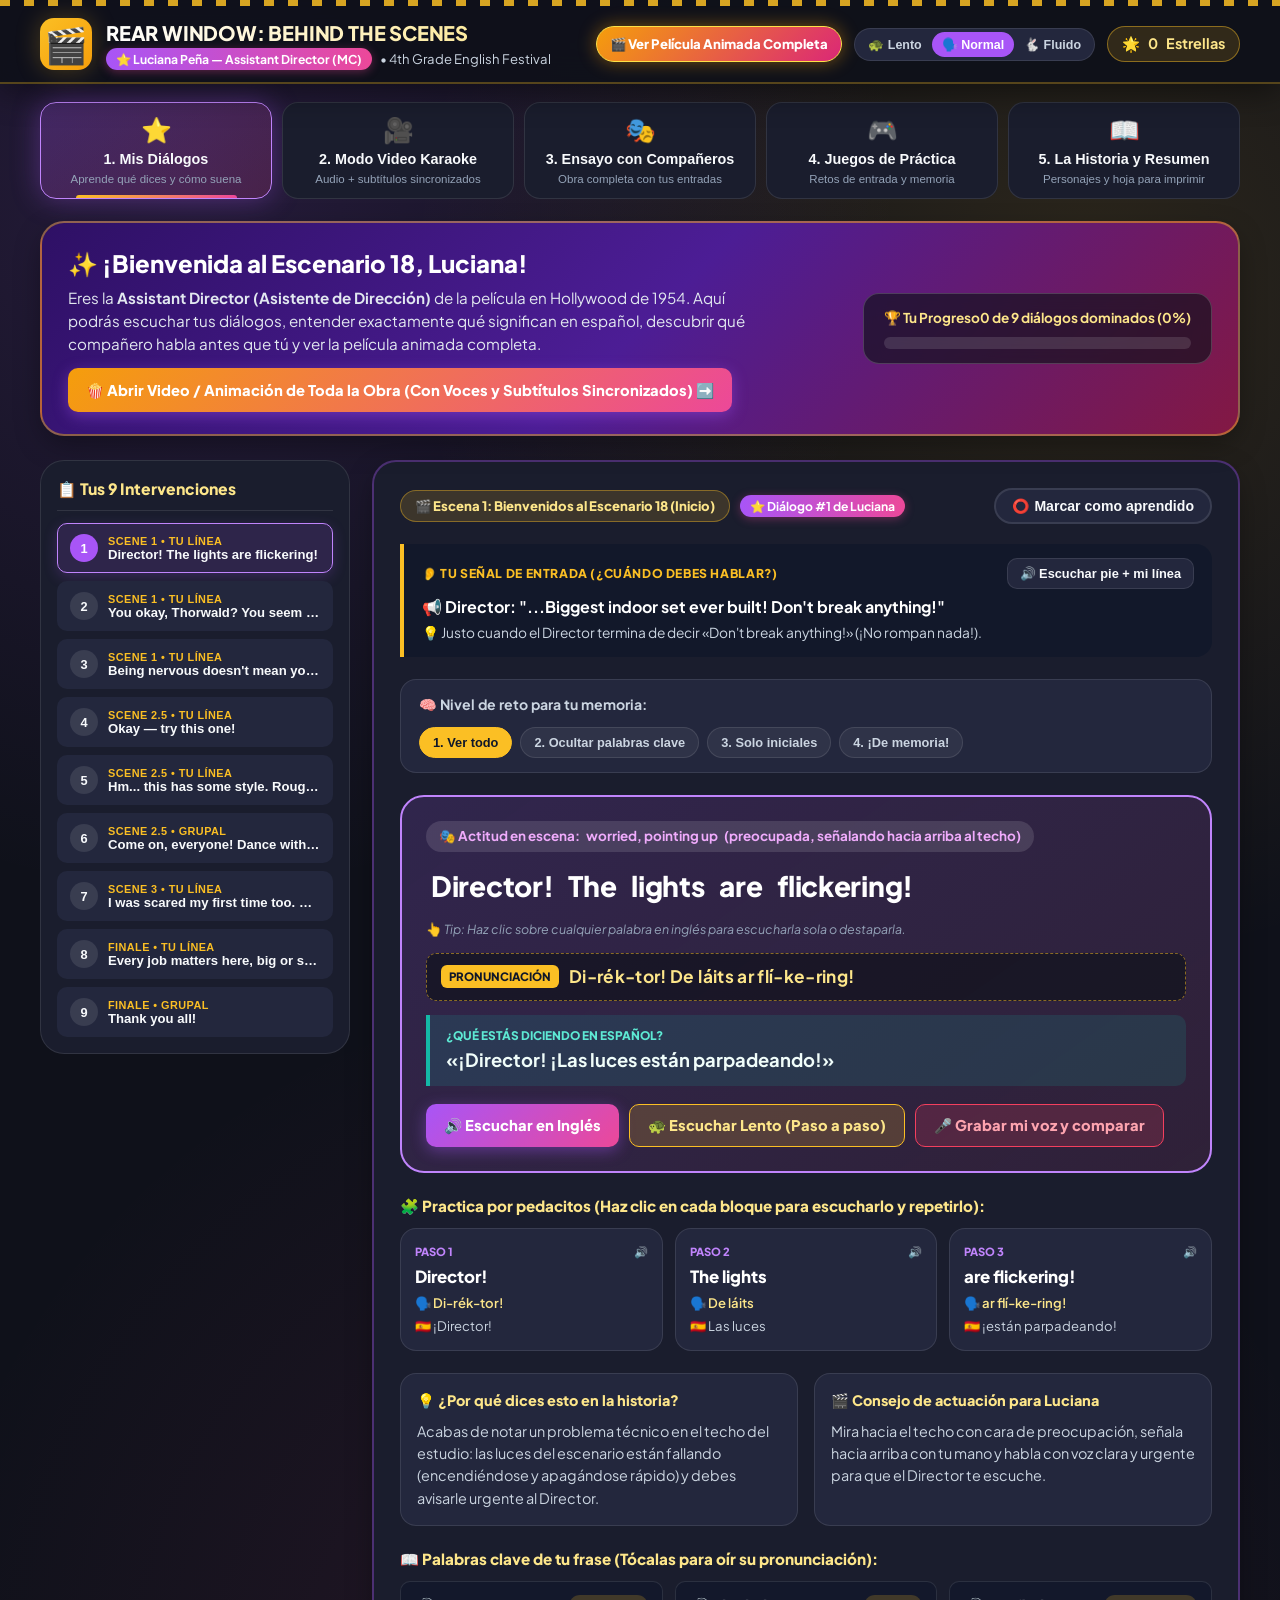
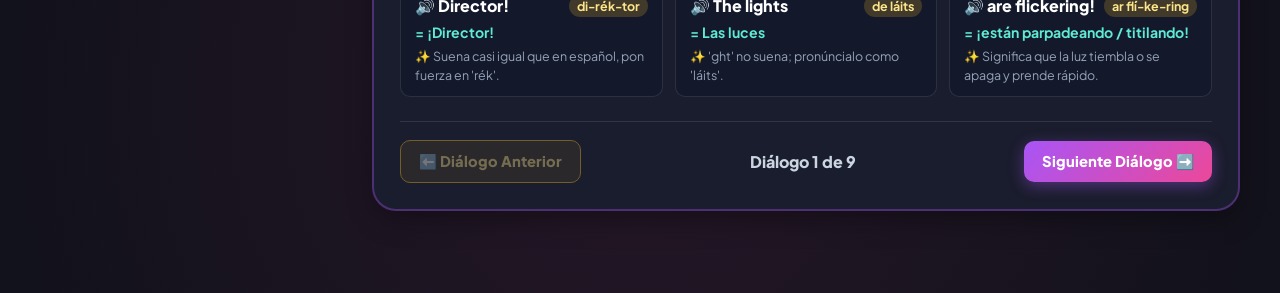
<file: index.html>
<!DOCTYPE html>
<html lang="es">
<head>
  <meta charset="UTF-8" />
  <meta name="viewport" content="width=device-width, initial-scale=1.0" />
  <title>Stage 18 Studio — Luciana Peña | Assistant Director (MC)</title>
  <link rel="preconnect" href="https://fonts.googleapis.com">
  <link rel="preconnect" href="https://fonts.gstatic.com" crossorigin>
  <link href="https://fonts.googleapis.com/css2?family=Plus+Jakarta+Sans:ital,wght@0,400;0,600;0,700;0,800;1,400&display=swap" rel="stylesheet">
  <link rel="stylesheet" href="styles.css" />
</head>
<body>

  <!-- ================= HOLLYWOOD MARQUEE HEADER ================= -->
  <header class="studio-header">
    <div class="marquee-lights"></div>
    <div class="header-inner">
      <div class="brand-area">
        <div class="clapper-icon" id="header-clapper" title="¡Haz clic para sonar la claqueta!">🎬</div>
        <div class="brand-titles">
          <h1>REAR WINDOW: BEHIND THE SCENES</h1>
          <div class="brand-subtitle">
            <span class="badge-star">⭐ Luciana Peña — Assistant Director (MC)</span>
            <span>• 4th Grade English Festival</span>
          </div>
        </div>
      </div>

      <div class="header-controls">
        <a href="video/index.html" class="btn-icon-Top" style="background:linear-gradient(135deg,#f59e0b,#db2777); color:#fff; border-color:#fde047; font-weight:800; text-decoration:none; box-shadow:0 0 18px rgba(245,158,11,0.45);">
          🎬 Ver Película Animada Completa
        </a>

        <div class="speed-selector" title="Velocidad de la voz en inglés">
          <button class="speed-btn" data-speed="0.72">🐢 Lento</button>
          <button class="speed-btn active" data-speed="0.9">🗣️ Normal</button>
          <button class="speed-btn" data-speed="1.02">🐇 Fluido</button>
        </div>

        <div class="star-counter" title="Estrellas ganadas practicando">
          <span>🌟</span>
          <span id="star-count-display">0</span>
          <span>Estrellas</span>
        </div>
      </div>
    </div>
  </header>

  <!-- ================= MAIN NAVIGATION TABS ================= -->
  <nav class="main-nav" aria-label="Modos de práctica">
    <button class="nav-tab active" data-tab="my-lines">
      <span class="tab-emoji">⭐</span>
      <span class="tab-title">1. Mis Diálogos</span>
      <span class="tab-desc">Aprende qué dices y cómo suena</span>
    </button>

    <button class="nav-tab" data-tab="teleprompter">
      <span class="tab-emoji">🎥</span>
      <span class="tab-title">2. Modo Video Karaoke</span>
      <span class="tab-desc">Audio + subtítulos sincronizados</span>
    </button>

    <button class="nav-tab" data-tab="rehearsal">
      <span class="tab-emoji">🎭</span>
      <span class="tab-title">3. Ensayo con Compañeros</span>
      <span class="tab-desc">Obra completa con tus entradas</span>
    </button>

    <button class="nav-tab" data-tab="games">
      <span class="tab-emoji">🎮</span>
      <span class="tab-title">4. Juegos de Práctica</span>
      <span class="tab-desc">Retos de entrada y memoria</span>
    </button>

    <button class="nav-tab" data-tab="story">
      <span class="tab-emoji">📖</span>
      <span class="tab-title">5. La Historia y Resumen</span>
      <span class="tab-desc">Personajes y hoja para imprimir</span>
    </button>
  </nav>

  <!-- ================= MAIN CONTENT CONTAINER ================= -->
  <main class="app-container">

    <!-- WELCOME & PROGRESS BANNER -->
    <section class="welcome-banner">
      <div class="welcome-text">
        <h2>✨ ¡Bienvenida al Escenario 18, Luciana!</h2>
        <p>
          Eres la <strong>Assistant Director (Asistente de Dirección)</strong> de la película en Hollywood de 1954.
          Aquí podrás escuchar tus diálogos, entender exactamente qué significan en español, descubrir qué compañero habla antes que tú y ver la película animada completa.
        </p>
        <div style="margin-top:12px;">
          <a href="video/index.html" class="btn-action btn-primary-listen" style="text-decoration:none; background:linear-gradient(135deg,#f59e0b,#ec4899); color:#fff;">
            🍿 Abrir Video / Animación de Toda la Obra (Con Voces y Subtítulos Sincronizados) ➡️
          </a>
        </div>
      </div>
      <div class="progress-card">
        <div class="progress-label">
          <span>🏆 Tu Progreso</span>
          <span id="mastery-progress-label">0 de 9 diálogos dominados (0%)</span>
        </div>
        <div class="progress-bar-bg">
          <div class="progress-bar-fill" id="mastery-progress-fill"></div>
        </div>
      </div>
    </section>

    <!-- TAB 1: MIS DIÁLOGOS (LUCIANA'S COACHING STUDIO) -->
    <section id="panel-my-lines" class="tab-panel active">
      <div class="studio-layout">
        <aside class="lines-sidebar">
          <div class="sidebar-header">
            <h3>📋 Tus 9 Intervenciones</h3>
          </div>
          <div class="line-nav-list" id="luciana-lines-nav"></div>
        </aside>

        <div class="coaching-stage" id="luciana-coaching-stage"></div>
      </div>
    </section>

    <!-- TAB 2: MODO VIDEO KARAOKE / TELEPROMPTER -->
    <section id="panel-teleprompter" class="tab-panel">
      <div id="teleprompter-container"></div>
    </section>

    <!-- TAB 3: ENSAYO CON COMPAÑEROS (FULL SCRIPT REHEARSAL) -->
    <section id="panel-rehearsal" class="tab-panel">
      <div id="rehearsal-container"></div>
    </section>

    <!-- TAB 4: JUEGOS DE ENTRADA Y COMPRENSIÓN -->
    <section id="panel-games" class="tab-panel">
      <div id="games-container"></div>
    </section>

    <!-- TAB 5: LA HISTORIA, ELENCO Y HOJA IMPRIMIBLE -->
    <section id="panel-story" class="tab-panel">
      <div id="story-container"></div>
    </section>

  </main>

  <script src="script-data.js"></script>
  <script src="video/timeline-data.js"></script>
  <script src="app.js"></script>
</body>
</html>
</file>
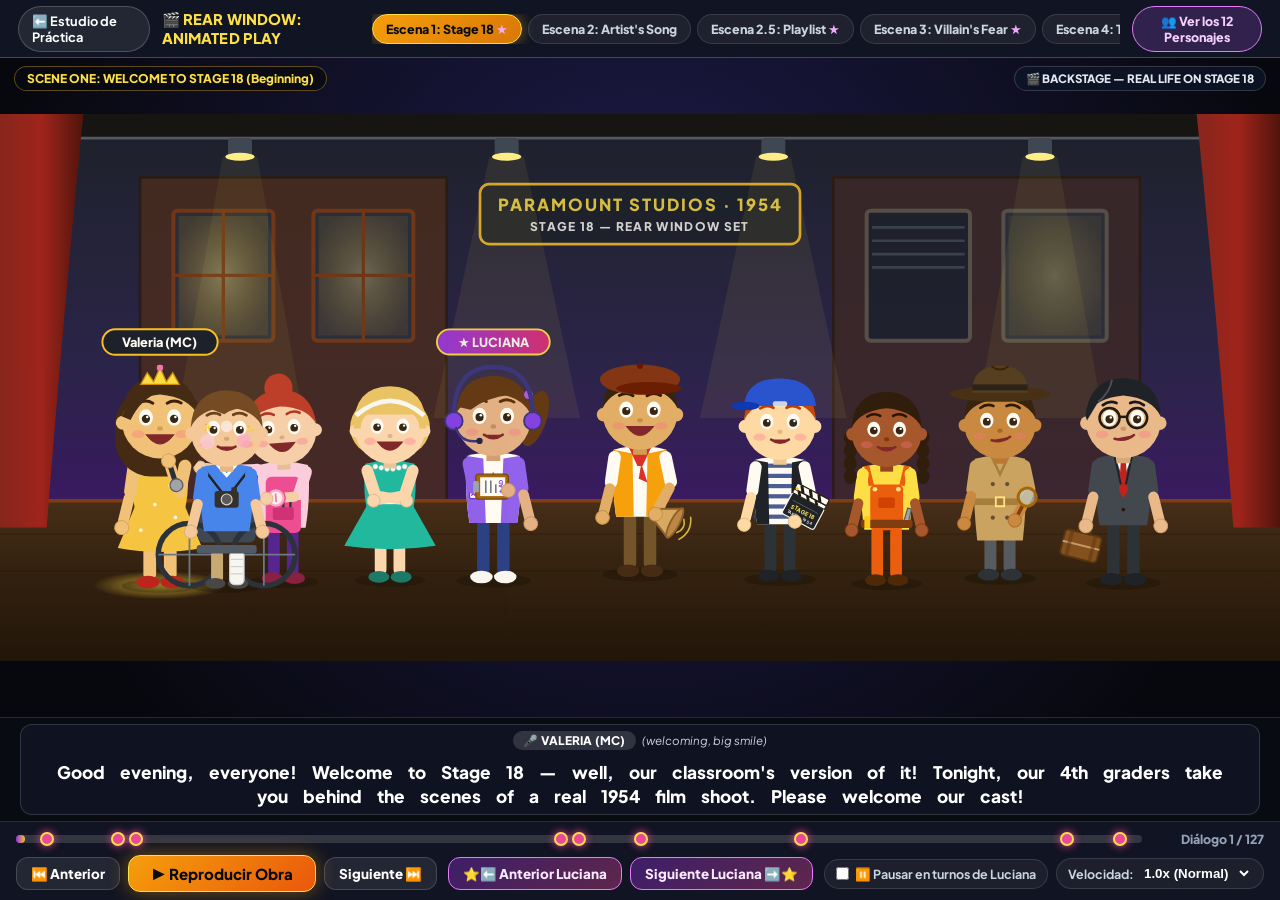
<file: video/index.html>
<!DOCTYPE html>
<html lang="es">
<head>
  <meta charset="UTF-8" />
  <meta name="viewport" content="width=device-width, initial-scale=1.0" />
  <title>Película Animada Completa — Rear Window: Behind the Scenes | Luciana Peña</title>
  <link rel="preconnect" href="https://fonts.googleapis.com">
  <link rel="preconnect" href="https://fonts.gstatic.com" crossorigin>
  <link href="https://fonts.googleapis.com/css2?family=Plus+Jakarta+Sans:ital,wght@0,500;0,700;0,800;0,900;1,600&display=swap" rel="stylesheet">
  <link rel="stylesheet" href="video.css" />
</head>
<body>

  <div class="cinema-shell">

    <!-- ================= TOP SCENE SELECTOR BAR ================= -->
    <header class="cinema-topbar">
      <div class="topbar-left">
        <a href="../index.html" class="back-to-studio-btn" title="Volver al Estudio de Práctica">
          ⬅️ Estudio de Práctica
        </a>
        <span class="movie-title-pill">🎬 REAR WINDOW: ANIMATED PLAY</span>
      </div>

      <nav class="scene-tabs-bar" aria-label="Escenas de la obra">
        <button class="scene-jump-btn has-lu active" data-scene-id="scene-1">Escena 1: Stage 18</button>
        <button class="scene-jump-btn" data-scene-id="scene-2">Escena 2: Artist's Song</button>
        <button class="scene-jump-btn has-lu" data-scene-id="scene-2-5">Escena 2.5: Playlist</button>
        <button class="scene-jump-btn has-lu" data-scene-id="scene-3">Escena 3: Villain's Fear</button>
        <button class="scene-jump-btn" data-scene-id="scene-4">Escena 4: The Relief</button>
        <button class="scene-jump-btn has-lu" data-scene-id="scene-5">Final: Curtain Call</button>
      </nav>

      <div class="topbar-right">
        <button class="cast-sheet-btn" id="btn-open-cast">👥 Ver los 12 Personajes</button>
      </div>
    </header>

    <!-- ================= MAIN ANIMATED STAGE VIEWPORT ================= -->
    <main class="stage-viewport">

      <!-- Top HUD Overlay -->
      <div class="stage-hud-top">
        <div class="scene-badge-hud">
          <div class="hud-scene-en" id="hud-scene-en">SCENE ONE: WELCOME TO STAGE 18</div>
          <div class="hud-scene-es" id="hud-scene-es">Escena 1: Bienvenidos al Escenario 18</div>
        </div>
        <div class="mode-status-pill" id="hud-mode-pill">
          🎬 BACKSTAGE — REAL LIFE ON STAGE 18
        </div>
      </div>

      <!-- 16:9 SVG Animated Theater Stage -->
      <div class="stage-svg-wrap">
        <svg id="stage-svg" viewBox="0 0 1920 820" preserveAspectRatio="xMidYMid meet">
          <defs>
            <!-- Stage Floor & Backdrop Gradients -->
            <linearGradient id="gradWall" x1="0" y1="0" x2="0" y2="1">
              <stop offset="0%" stop-color="#0f172a"/>
              <stop offset="65%" stop-color="#1e1b4b"/>
              <stop offset="100%" stop-color="#2e1065"/>
            </linearGradient>

            <linearGradient id="gradFloor" x1="0" y1="0" x2="0" y2="1">
              <stop offset="0%" stop-color="#3b2618"/>
              <stop offset="40%" stop-color="#29190f"/>
              <stop offset="100%" stop-color="#140c07"/>
            </linearGradient>

            <linearGradient id="gradCurtain" x1="0" y1="0" x2="1" y2="0">
              <stop offset="0%" stop-color="#7f1d1d"/>
              <stop offset="50%" stop-color="#991b1b"/>
              <stop offset="100%" stop-color="#450a0a"/>
            </linearGradient>

            <radialGradient id="gradSpot" cx="50%" cy="50%" r="50%">
              <stop offset="0%" stop-color="#fde047" stop-opacity="0.75"/>
              <stop offset="100%" stop-color="#fde047" stop-opacity="0"/>
            </radialGradient>

            <radialGradient id="gradLuGlow" cx="50%" cy="50%" r="50%">
              <stop offset="0%" stop-color="#e879f9" stop-opacity="0.5"/>
              <stop offset="60%" stop-color="#a855f7" stop-opacity="0.2"/>
              <stop offset="100%" stop-color="#a855f7" stop-opacity="0"/>
            </radialGradient>

            <linearGradient id="gradLuTag" x1="0" y1="0" x2="1" y2="0">
              <stop offset="0%" stop-color="#9333ea"/>
              <stop offset="100%" stop-color="#db2777"/>
            </linearGradient>

            <radialGradient id="gradWindowGlow" cx="50%" cy="50%" r="60%">
              <stop offset="0%" stop-color="#fde68a" stop-opacity="0.85"/>
              <stop offset="100%" stop-color="#f59e0b" stop-opacity="0.25"/>
            </radialGradient>
          </defs>

          <!-- 1. PARAMOUNT STAGE 18 SOUNDSTAGE WALL -->
          <rect x="0" y="0" width="1920" height="585" fill="url(#gradWall)"/>

          <!-- 1954 Rear Window Apartment Brick Facade in Background -->
          <g opacity="0.82">
            <!-- Left Apartment Building (Miss Lonelyhearts & Artist Windows) -->
            <rect x="210" y="95" width="460" height="490" fill="#3f231d" stroke="#1e110e" stroke-width="4"/>
            <rect x="260" y="145" width="150" height="195" rx="6" fill="#1e293b" stroke="#78350f" stroke-width="6"/>
            <rect x="268" y="153" width="134" height="179" fill="url(#gradWindowGlow)" opacity="0.55"/>
            <line x1="260" y1="242" x2="410" y2="242" stroke="#78350f" stroke-width="5"/>
            <line x1="335" y1="145" x2="335" y2="340" stroke="#78350f" stroke-width="5"/>

            <rect x="470" y="145" width="150" height="195" rx="6" fill="#1e293b" stroke="#78350f" stroke-width="6"/>
            <rect x="478" y="153" width="134" height="179" fill="url(#gradWindowGlow)" opacity="0.45"/>
            <line x1="470" y1="242" x2="620" y2="242" stroke="#78350f" stroke-width="5"/>
            <line x1="545" y1="145" x2="545" y2="340" stroke="#78350f" stroke-width="5"/>

            <!-- Center Banner: PARAMOUNT STUDIOS STAGE 18 -->
            <rect x="720" y="105" width="480" height="90" rx="14" fill="#0f172a" stroke="#fbbf24" stroke-width="4"/>
            <text x="960" y="145" font-size="25" font-weight="900" fill="#fde047" text-anchor="middle" letter-spacing="3">PARAMOUNT STUDIOS · 1954</text>
            <text x="960" y="176" font-size="18" font-weight="800" fill="#f8fafc" text-anchor="middle" letter-spacing="2">STAGE 18 — REAR WINDOW SET</text>

            <!-- Right Apartment Building (Thorwald's Mysterious Window) -->
            <rect x="1250" y="95" width="460" height="490" fill="#312026" stroke="#1e110e" stroke-width="4"/>
            <rect x="1300" y="145" width="155" height="195" rx="6" fill="#0f172a" stroke="#57534e" stroke-width="6"/>
            <!-- Venetians blinds effect in Thorwald's window -->
            <g stroke="#334155" stroke-width="4">
              <line x1="1308" y1="170" x2="1447" y2="170"/>
              <line x1="1308" y1="190" x2="1447" y2="190"/>
              <line x1="1308" y1="210" x2="1447" y2="210"/>
              <line x1="1308" y1="230" x2="1447" y2="230"/>
            </g>
            <rect x="1505" y="145" width="155" height="195" rx="6" fill="#1e293b" stroke="#57534e" stroke-width="6"/>
            <rect x="1513" y="153" width="139" height="179" fill="url(#gradWindowGlow)" opacity="0.35"/>
          </g>

          <!-- 2. OVERHEAD STUDIO RIGGING & FLICKERING SPOTLIGHTS -->
          <g id="studio-rig">
            <rect x="0" y="0" width="1920" height="36" fill="#090b10"/>
            <line x1="0" y1="36" x2="1920" y2="36" stroke="#475569" stroke-width="4"/>
            <!-- Hanging Studio Lamps -->
            <g transform="translate(360,36)">
              <rect x="-18" y="0" width="36" height="28" rx="5" fill="#334155"/>
              <polygon points="-26,28 26,28 95,420 -95,420" fill="#fde047" opacity="0.06"/>
              <ellipse cx="0" cy="28" rx="22" ry="6" fill="#fef08a"/>
            </g>
            <g transform="translate(760,36)">
              <rect x="-18" y="0" width="36" height="28" rx="5" fill="#334155"/>
              <polygon points="-26,28 26,28 110,420 -110,420" fill="#fde047" opacity="0.07"/>
              <ellipse cx="0" cy="28" rx="22" ry="6" fill="#fef08a"/>
            </g>
            <g transform="translate(1160,36)">
              <rect x="-18" y="0" width="36" height="28" rx="5" fill="#334155"/>
              <polygon points="-26,28 26,28 110,420 -110,420" fill="#fde047" opacity="0.07"/>
              <ellipse cx="0" cy="28" rx="22" ry="6" fill="#fef08a"/>
            </g>
            <g transform="translate(1560,36)">
              <rect x="-18" y="0" width="36" height="28" rx="5" fill="#334155"/>
              <polygon points="-26,28 26,28 95,420 -95,420" fill="#fde047" opacity="0.06"/>
              <ellipse cx="0" cy="28" rx="22" ry="6" fill="#fef08a"/>
            </g>
          </g>

          <!-- 3. WOODEN STAGE FLOOR -->
          <rect x="0" y="580" width="1920" height="240" fill="url(#gradFloor)"/>
          <line x1="0" y1="580" x2="1920" y2="580" stroke="#78350f" stroke-width="5"/>
          <g stroke="#1c110a" stroke-width="2" opacity="0.55">
            <line x1="0" y1="630" x2="1920" y2="630"/>
            <line x1="0" y1="685" x2="1920" y2="685"/>
            <line x1="0" y1="745" x2="1920" y2="745"/>
          </g>

          <!-- Side Velvet Stage Curtains -->
          <path d="M0,0 L125,0 Q95,300 70,620 L0,620 Z" fill="url(#gradCurtain)"/>
          <path d="M1920,0 L1795,0 Q1825,300 1850,620 L1920,620 Z" fill="url(#gradCurtain)"/>

          <!-- 4. ALL 12 ANIMATED CHARACTER PUPPETS -->
          <g id="svg-actors-layer"></g>

          <!-- 5. LIGHTING & SPECIAL FX OVERLAY (Notes, Bubbles, Flicker) -->
          <rect id="svg-lighting-overlay" x="0" y="0" width="1920" height="820" fill="rgba(251,191,36,0.05)" pointer-events="none"/>
          <g id="svg-fx-layer" pointer-events="none"></g>
        </svg>
      </div>

    </main>

    <!-- ================= COMPACT SYNCHRONIZED SUBTITLE STRIP (NO STAGE OVERLAP) ================= -->
    <section class="subtitle-dock" aria-live="polite">
      <div class="subtitle-card" id="subtitle-card"></div>
    </section>

    <!-- ================= BOTTOM TRANSPORT & TIMELINE BAR ================= -->
    <footer class="transport-bar">
      <div class="scrubber-row">
        <div class="scrubber-track-wrap" id="scrubber-track-wrap" title="Haz clic en cualquier punto de la línea de tiempo (los puntos brillantes son las intervenciones de Luciana)">
          <div class="scrubber-track" id="scrubber-track">
            <div class="scrubber-fill" id="scrubber-fill"></div>
          </div>
        </div>
        <div class="scrubber-counter" id="scrubber-counter">Diálogo 1 / 127</div>
      </div>

      <div class="controls-row">
        <div class="transport-left">
          <button class="ctrl-btn" id="btn-prev-line" title="Diálogo anterior (Flecha Izquierda)">⏮️ Anterior</button>
          <button class="ctrl-btn ctrl-btn-play" id="btn-play-toggle" title="Reproducir o Pausar (Barra Espaciadora)">▶️ Reproducir Obra</button>
          <button class="ctrl-btn" id="btn-next-line" title="Siguiente diálogo (Flecha Derecha)">Siguiente ⏭️</button>
        </div>

        <div class="transport-center">
          <button class="ctrl-btn ctrl-btn-luciana" id="btn-prev-lu" title="Ir a la intervención anterior de Luciana">
            ⭐⬅️ Anterior Luciana
          </button>
          <button class="ctrl-btn ctrl-btn-luciana" id="btn-next-lu" title="Saltar directamente al próximo diálogo de Luciana">
            Siguiente Luciana ➡️⭐
          </button>
        </div>

        <div class="transport-right">
          <label class="ctrl-toggle" title="Pausa automáticamente cuando llega el turno de Luciana para que ella lo diga primero">
            <input type="checkbox" id="chk-pause-lu" />
            ⏸️ Pausar en turnos de Luciana
          </label>

          <label class="ctrl-toggle">
            <span>Velocidad:</span>
            <select id="select-speed" style="background:transparent; color:#fff; border:none; font-weight:800; cursor:pointer;">
              <option value="0.8" style="color:#000;">0.8x (Lento)</option>
              <option value="0.9" style="color:#000;">0.9x (Práctica)</option>
              <option value="1" selected style="color:#000;">1.0x (Normal)</option>
              <option value="1.15" style="color:#000;">1.15x (Rápido)</option>
            </select>
          </label>
        </div>
      </div>
    </footer>

  </div>

  <!-- ================= MODAL: CHARACTER CAST SHEET ================= -->
  <div class="cast-modal-backdrop" id="cast-modal-backdrop">
    <div class="cast-modal">
      <div style="display:flex; justify-content:space-between; align-items:center; gap:12px;">
        <div>
          <h2 style="color:var(--gold-bright); font-size:1.35rem;">🌟 Personajes de la Película Animada</h2>
          <p style="color:#cbd5e1; font-size:0.88rem;">Cada personaje tiene un diseño y vestuario único para que Luciana siempre reconozca quién habla.</p>
        </div>
        <button class="ctrl-btn" id="btn-close-cast">✖️ Cerrar</button>
      </div>
      <div class="cast-modal-grid" id="cast-modal-grid"></div>
    </div>
  </div>

  <script src="../script-data.js"></script>
  <script src="timeline-data.js"></script>
  <script src="characters.js"></script>
  <script src="choreography.js"></script>
  <script src="soundtrack.js"></script>
  <script src="player.js"></script>
</body>
</html>
</file>
<file: styles.css>
/* ==========================================================================
   STAGE 18 STUDIO — LUCIANA PEÑA (ASSISTANT DIRECTOR)
   Design System: Hollywood 1954 Backstage + Playful 10-Year-Old Learning Studio
   ========================================================================== */

:root {
  --bg-dark: #0f111a;
  --bg-card: #1a1d2d;
  --bg-card-elevated: #23273d;
  --bg-glass: rgba(26, 29, 45, 0.85);
  --text-main: #f8fafc;
  --text-muted: #cbd5e1;
  --text-dim: #94a3b8;

  /* Luciana / Star Colors */
  --luciana-primary: #a855f7;
  --luciana-secondary: #ec4899;
  --luciana-glow: rgba(168, 85, 247, 0.35);
  --luciana-bg: rgba(168, 85, 247, 0.14);
  --luciana-border: #c084fc;

  /* Hollywood Gold & Accents */
  --gold: #fbbf24;
  --gold-light: #fde68a;
  --gold-glow: rgba(251, 191, 36, 0.28);
  --teal: #14b8a6;
  --green: #10b981;
  --blue: #38bdf8;
  --coral: #f43f5e;
  --orange: #f97316;

  --border-subtle: rgba(255, 255, 255, 0.1);
  --radius-sm: 10px;
  --radius-md: 16px;
  --radius-lg: 24px;
  --radius-xl: 32px;

  --shadow-soft: 0 10px 30px -5px rgba(0, 0, 0, 0.4);
  --shadow-gold: 0 0 25px rgba(251, 191, 36, 0.25);
  --shadow-luciana: 0 0 28px rgba(168, 85, 247, 0.35);

  --font-sans: 'Plus Jakarta Sans', 'Segoe UI', Roboto, Helvetica, sans-serif;
}

* {
  box-sizing: border-box;
  margin: 0;
  padding: 0;
}

html {
  scroll-behavior: smooth;
}

body {
  font-family: var(--font-sans);
  background-color: var(--bg-dark);
  background-image:
    radial-gradient(circle at 15% 10%, rgba(168, 85, 247, 0.15) 0%, transparent 35%),
    radial-gradient(circle at 85% 15%, rgba(251, 191, 36, 0.12) 0%, transparent 35%),
    radial-gradient(circle at 50% 90%, rgba(236, 72, 153, 0.1) 0%, transparent 40%);
  color: var(--text-main);
  min-height: 100vh;
  line-height: 1.5;
  overflow-x: hidden;
  padding-bottom: 60px;
}

/* ================= HOLLYWOOD MARQUEE HEADER ================= */
.studio-header {
  position: sticky;
  top: 0;
  z-index: 100;
  background: rgba(15, 17, 26, 0.92);
  backdrop-filter: blur(16px);
  border-bottom: 2px solid rgba(251, 191, 36, 0.3);
  box-shadow: 0 8px 32px rgba(0, 0, 0, 0.45);
}

.marquee-lights {
  height: 6px;
  background: repeating-linear-gradient(
    90deg,
    var(--gold) 0px,
    var(--gold) 10px,
    transparent 10px,
    transparent 24px
  );
  opacity: 0.85;
  animation: marqueeTwinkle 3s infinite alternate;
}

@keyframes marqueeTwinkle {
  0% { opacity: 0.65; filter: drop-shadow(0 0 2px var(--gold)); }
  100% { opacity: 1; filter: drop-shadow(0 0 8px var(--gold)); }
}

.header-inner {
  max-width: 1240px;
  margin: 0 auto;
  padding: 12px 20px;
  display: flex;
  flex-wrap: wrap;
  align-items: center;
  justify-content: space-between;
  gap: 14px;
}

.brand-area {
  display: flex;
  align-items: center;
  gap: 14px;
}

.clapper-icon {
  font-size: 2.2rem;
  background: linear-gradient(135deg, #fbbf24, #f59e0b);
  width: 52px;
  height: 52px;
  border-radius: 14px;
  display: flex;
  align-items: center;
  justify-content: center;
  box-shadow: var(--shadow-gold);
  cursor: pointer;
  transition: transform 0.2s cubic-bezier(0.34, 1.56, 0.64, 1);
  user-select: none;
}

.clapper-icon:hover {
  transform: scale(1.08) rotate(-5deg);
}

.clapper-icon:active {
  transform: scale(0.95);
}

.brand-titles h1 {
  font-size: 1.25rem;
  font-weight: 800;
  letter-spacing: -0.01em;
  background: linear-gradient(90deg, #ffffff, #fde68a);
  -webkit-background-clip: text;
  -webkit-text-fill-color: transparent;
}

.brand-subtitle {
  font-size: 0.82rem;
  color: var(--text-muted);
  display: flex;
  align-items: center;
  gap: 8px;
  flex-wrap: wrap;
}

.badge-star {
  background: linear-gradient(90deg, var(--luciana-primary), var(--luciana-secondary));
  color: #fff;
  font-weight: 700;
  padding: 2px 10px;
  border-radius: 999px;
  font-size: 0.76rem;
  box-shadow: 0 2px 10px rgba(236, 72, 153, 0.35);
}

/* Header Stats & Audio Bar */
.header-controls {
  display: flex;
  align-items: center;
  gap: 12px;
  flex-wrap: wrap;
}

.star-counter {
  display: flex;
  align-items: center;
  gap: 8px;
  background: rgba(251, 191, 36, 0.14);
  border: 1.5px solid rgba(251, 191, 36, 0.45);
  padding: 6px 14px;
  border-radius: 999px;
  font-weight: 700;
  color: var(--gold-light);
  font-size: 0.9rem;
}

.speed-selector {
  display: flex;
  align-items: center;
  background: var(--bg-card-elevated);
  border: 1px solid var(--border-subtle);
  border-radius: 999px;
  padding: 3px;
}

.speed-btn {
  background: transparent;
  border: none;
  color: var(--text-muted);
  font-size: 0.78rem;
  font-weight: 700;
  padding: 5px 10px;
  border-radius: 999px;
  cursor: pointer;
  transition: all 0.2s;
}

.speed-btn.active {
  background: var(--luciana-primary);
  color: white;
}

.btn-icon-Top {
  background: var(--bg-card-elevated);
  border: 1px solid var(--border-subtle);
  color: var(--text-main);
  padding: 7px 13px;
  border-radius: 999px;
  font-size: 0.82rem;
  font-weight: 600;
  cursor: pointer;
  display: flex;
  align-items: center;
  gap: 6px;
  transition: all 0.2s;
}

.btn-icon-Top:hover {
  border-color: var(--gold);
  background: rgba(251, 191, 36, 0.12);
}

/* ================= NAVIGATION TABS ================= */
.main-nav {
  max-width: 1240px;
  margin: 18px auto 0;
  padding: 0 20px;
  display: grid;
  grid-template-columns: repeat(5, 1fr);
  gap: 10px;
}

.nav-tab {
  background: var(--bg-card);
  border: 1.5px solid var(--border-subtle);
  border-radius: var(--radius-md);
  padding: 13px 12px;
  color: var(--text-muted);
  cursor: pointer;
  display: flex;
  flex-direction: column;
  align-items: center;
  justify-content: center;
  gap: 6px;
  text-align: center;
  transition: all 0.22s ease;
  position: relative;
  overflow: hidden;
}

.nav-tab .tab-emoji {
  font-size: 1.55rem;
  transition: transform 0.2s;
}

.nav-tab .tab-title {
  font-size: 0.9rem;
  font-weight: 800;
  color: var(--text-main);
}

.nav-tab .tab-desc {
  font-size: 0.72rem;
  color: var(--text-dim);
}

.nav-tab:hover {
  border-color: rgba(168, 85, 247, 0.5);
  transform: translateY(-2px);
}

.nav-tab:hover .tab-emoji {
  transform: scale(1.12);
}

.nav-tab.active {
  background: linear-gradient(145deg, rgba(168, 85, 247, 0.25), rgba(236, 72, 153, 0.18));
  border-color: var(--luciana-border);
  box-shadow: var(--shadow-luciana);
}

.nav-tab.active::after {
  content: '';
  position: absolute;
  bottom: 0;
  left: 15%;
  width: 70%;
  height: 3px;
  background: linear-gradient(90deg, var(--gold), var(--luciana-secondary));
  border-radius: 3px 3px 0 0;
}

/* ================= MAIN CONTAINER ================= */
.app-container {
  max-width: 1240px;
  margin: 22px auto;
  padding: 0 20px;
}

.tab-panel {
  display: none;
  animation: fadeIn 0.3s ease;
}

.tab-panel.active {
  display: block;
}

@keyframes fadeIn {
  from { opacity: 0; transform: translateY(6px); }
  to { opacity: 1; transform: translateY(0); }
}

/* ================= HERO BANNER / PROGRESS ================= */
.welcome-banner {
  background: linear-gradient(135deg, #2e1065 0%, #4c1d95 50%, #831843 100%);
  border: 2px solid rgba(251, 191, 36, 0.45);
  border-radius: var(--radius-lg);
  padding: 22px 26px;
  margin-bottom: 24px;
  display: flex;
  flex-wrap: wrap;
  align-items: center;
  justify-content: space-between;
  gap: 20px;
  box-shadow: var(--shadow-soft);
  position: relative;
  overflow: hidden;
}

.welcome-text {
  flex: 1 1 500px;
}

.welcome-text h2 {
  font-size: 1.5rem;
  font-weight: 800;
  margin-bottom: 6px;
  color: #fff;
  display: flex;
  align-items: center;
  gap: 10px;
}

.welcome-text p {
  color: #e2e8f0;
  font-size: 0.95rem;
  max-width: 680px;
}

.progress-card {
  background: rgba(15, 17, 26, 0.65);
  backdrop-filter: blur(10px);
  border: 1px solid rgba(255, 255, 255, 0.18);
  border-radius: var(--radius-md);
  padding: 14px 20px;
  min-width: 270px;
}

.progress-label {
  display: flex;
  justify-content: space-between;
  font-size: 0.85rem;
  font-weight: 700;
  margin-bottom: 8px;
  color: var(--gold-light);
}

.progress-bar-bg {
  height: 12px;
  background: rgba(255, 255, 255, 0.12);
  border-radius: 999px;
  overflow: hidden;
}

.progress-bar-fill {
  height: 100%;
  background: linear-gradient(90deg, var(--gold), #10b981);
  border-radius: 999px;
  width: 0%;
  transition: width 0.4s cubic-bezier(0.34, 1.56, 0.64, 1);
}

/* ================= MODE 1: MIS DIÁLOGOS (LUCIANA'S STUDIO) ================= */
.studio-layout {
  display: grid;
  grid-template-columns: 310px 1fr;
  gap: 22px;
  align-items: start;
}

.lines-sidebar {
  background: var(--bg-card);
  border: 1px solid var(--border-subtle);
  border-radius: var(--radius-lg);
  padding: 16px;
  position: sticky;
  top: 90px;
}

.sidebar-header {
  display: flex;
  justify-content: space-between;
  align-items: center;
  margin-bottom: 12px;
  padding-bottom: 10px;
  border-bottom: 1px solid var(--border-subtle);
}

.sidebar-header h3 {
  font-size: 0.98rem;
  font-weight: 800;
  color: var(--gold-light);
}

.line-nav-list {
  display: flex;
  flex-direction: column;
  gap: 8px;
}

.line-nav-item {
  background: var(--bg-card-elevated);
  border: 1.5px solid transparent;
  border-radius: var(--radius-sm);
  padding: 10px 12px;
  cursor: pointer;
  display: flex;
  align-items: center;
  gap: 10px;
  text-align: left;
  transition: all 0.2s;
  color: var(--text-main);
}

.line-nav-item:hover {
  border-color: rgba(168, 85, 247, 0.45);
  background: rgba(168, 85, 247, 0.1);
}

.line-nav-item.active {
  background: var(--luciana-bg);
  border-color: var(--luciana-border);
  box-shadow: 0 4px 14px rgba(168, 85, 247, 0.22);
}

.line-num-circle {
  width: 28px;
  height: 28px;
  border-radius: 50%;
  background: rgba(255, 255, 255, 0.1);
  display: flex;
  align-items: center;
  justify-content: center;
  font-weight: 800;
  font-size: 0.8rem;
  flex-shrink: 0;
}

.line-nav-item.active .line-num-circle {
  background: var(--luciana-primary);
  color: #fff;
}

.line-nav-item.mastered .line-num-circle {
  background: var(--green);
  color: #052e16;
}

.line-nav-info {
  overflow: hidden;
  flex: 1;
}

.line-nav-scene {
  font-size: 0.68rem;
  text-transform: uppercase;
  letter-spacing: 0.04em;
  color: var(--gold);
  font-weight: 700;
}

.line-nav-preview {
  font-size: 0.82rem;
  font-weight: 600;
  white-space: nowrap;
  overflow: hidden;
  text-overflow: ellipsis;
}

/* Main Coaching Card */
.coaching-stage {
  background: var(--bg-card);
  border: 2px solid rgba(168, 85, 247, 0.35);
  border-radius: var(--radius-lg);
  padding: 26px;
  box-shadow: var(--shadow-soft);
}

.coaching-top-bar {
  display: flex;
  justify-content: space-between;
  align-items: center;
  flex-wrap: wrap;
  gap: 12px;
  margin-bottom: 20px;
}

.scene-pill {
  background: rgba(251, 191, 36, 0.15);
  border: 1px solid rgba(251, 191, 36, 0.4);
  color: var(--gold-light);
  padding: 5px 14px;
  border-radius: 999px;
  font-size: 0.82rem;
  font-weight: 800;
}

.ensemble-pill {
  background: rgba(20, 184, 166, 0.2);
  border: 1px solid var(--teal);
  color: #5eead4;
  padding: 4px 12px;
  border-radius: 999px;
  font-size: 0.78rem;
  font-weight: 700;
}

.mastery-toggle-btn {
  background: var(--bg-card-elevated);
  border: 2px solid var(--border-subtle);
  color: var(--text-main);
  padding: 8px 16px;
  border-radius: 999px;
  font-weight: 800;
  font-size: 0.88rem;
  cursor: pointer;
  display: flex;
  align-items: center;
  gap: 8px;
  transition: all 0.25s;
}

.mastery-toggle-btn.mastered {
  background: rgba(16, 185, 129, 0.2);
  border-color: var(--green);
  color: #6ee7b7;
  box-shadow: 0 0 18px rgba(16, 185, 129, 0.3);
}

/* Cue Box (Before Luciana Speaks) */
.cue-box {
  background: rgba(15, 23, 42, 0.75);
  border-left: 4px solid var(--gold);
  border-radius: 0 var(--radius-md) var(--radius-md) 0;
  padding: 14px 18px;
  margin-bottom: 22px;
}

.cue-header {
  display: flex;
  align-items: center;
  justify-content: space-between;
  gap: 10px;
  margin-bottom: 6px;
}

.cue-label {
  font-size: 0.76rem;
  text-transform: uppercase;
  letter-spacing: 0.05em;
  color: var(--gold);
  font-weight: 800;
  display: flex;
  align-items: center;
  gap: 6px;
}

.cue-quote {
  font-size: 1rem;
  font-weight: 700;
  color: #fff;
  margin-bottom: 4px;
}

.cue-explanation {
  font-size: 0.86rem;
  color: var(--text-muted);
}

/* Spotlight Line Box */
.spotlight-card {
  background: linear-gradient(145deg, rgba(168, 85, 247, 0.16), rgba(236, 72, 153, 0.1));
  border: 2px solid var(--luciana-border);
  border-radius: var(--radius-lg);
  padding: 24px;
  margin-bottom: 22px;
  position: relative;
}

.emotion-badge {
  display: inline-flex;
  align-items: center;
  gap: 6px;
  background: rgba(255, 255, 255, 0.12);
  padding: 5px 13px;
  border-radius: 999px;
  font-size: 0.84rem;
  font-weight: 700;
  color: #f0abfc;
  margin-bottom: 14px;
}

.english-big-line {
  font-size: 1.75rem;
  font-weight: 900;
  line-height: 1.3;
  color: #ffffff;
  margin-bottom: 14px;
  letter-spacing: -0.01em;
}

.english-big-line .word-token {
  display: inline-block;
  padding: 2px 5px;
  border-radius: 8px;
  cursor: pointer;
  transition: all 0.15s;
}

.english-big-line .word-token:hover {
  background: rgba(251, 191, 36, 0.25);
  color: var(--gold-light);
  transform: translateY(-2px);
}

.english-big-line .word-token.speaking-word {
  background: var(--gold);
  color: #0f172a;
  transform: scale(1.08);
  box-shadow: 0 0 14px var(--gold);
}

.phonetic-box {
  background: rgba(15, 17, 26, 0.65);
  border: 1px dashed rgba(251, 191, 36, 0.5);
  border-radius: var(--radius-sm);
  padding: 10px 14px;
  margin-bottom: 14px;
  display: flex;
  align-items: center;
  gap: 10px;
}

.phonetic-tag {
  background: var(--gold);
  color: #0f172a;
  font-size: 0.72rem;
  font-weight: 900;
  padding: 3px 8px;
  border-radius: 6px;
  text-transform: uppercase;
  flex-shrink: 0;
}

.phonetic-text {
  font-size: 1.08rem;
  font-weight: 700;
  color: var(--gold-light);
  letter-spacing: 0.02em;
}

.spanish-translation-box {
  background: rgba(20, 184, 166, 0.14);
  border-left: 4px solid var(--teal);
  padding: 12px 16px;
  border-radius: 0 var(--radius-sm) var(--radius-sm) 0;
  margin-bottom: 18px;
}

.spanish-translation-box .es-label {
  font-size: 0.74rem;
  font-weight: 800;
  text-transform: uppercase;
  color: #5eead4;
  display: block;
  margin-bottom: 2px;
}

.spanish-translation-box .es-text {
  font-size: 1.15rem;
  font-weight: 700;
  color: #f0fdfa;
}

/* Action Audio Buttons */
.audio-actions-row {
  display: flex;
  flex-wrap: wrap;
  gap: 10px;
  margin-top: 16px;
}

.btn-action {
  border: none;
  border-radius: var(--radius-sm);
  padding: 11px 18px;
  font-size: 0.92rem;
  font-weight: 800;
  cursor: pointer;
  display: inline-flex;
  align-items: center;
  gap: 8px;
  transition: all 0.2s;
  font-family: inherit;
}

.btn-primary-listen {
  background: linear-gradient(135deg, var(--luciana-primary), var(--luciana-secondary));
  color: white;
  box-shadow: 0 4px 15px rgba(168, 85, 247, 0.4);
}

.btn-primary-listen:hover {
  transform: translateY(-2px);
  box-shadow: 0 6px 20px rgba(168, 85, 247, 0.6);
}

.btn-slow-listen {
  background: rgba(251, 191, 36, 0.18);
  border: 1.5px solid var(--gold);
  color: var(--gold-light);
}

.btn-slow-listen:hover {
  background: rgba(251, 191, 36, 0.28);
}

.btn-cue-play {
  background: rgba(56, 189, 248, 0.16);
  border: 1.5px solid var(--blue);
  color: #bae6fd;
}

.btn-record-voice {
  background: rgba(244, 63, 94, 0.18);
  border: 1.5px solid var(--coral);
  color: #fda4af;
}

.btn-record-voice.recording {
  background: var(--coral);
  color: white;
  animation: pulseRecord 1.2s infinite;
}

@keyframes pulseRecord {
  0% { box-shadow: 0 0 0 0 rgba(244, 63, 94, 0.7); }
  70% { box-shadow: 0 0 0 12px rgba(244, 63, 94, 0); }
  100% { box-shadow: 0 0 0 0 rgba(244, 63, 94, 0); }
}

/* Memory Hide Level Selector (Progressive Memorization) */
.memorization-bar {
  background: var(--bg-card-elevated);
  border: 1px solid var(--border-subtle);
  border-radius: var(--radius-md);
  padding: 14px 18px;
  margin-bottom: 22px;
  display: flex;
  flex-wrap: wrap;
  align-items: center;
  justify-content: space-between;
  gap: 12px;
}

.mem-label {
  font-size: 0.88rem;
  font-weight: 700;
  color: var(--text-muted);
  display: flex;
  align-items: center;
  gap: 8px;
}

.mem-buttons {
  display: flex;
  gap: 8px;
  flex-wrap: wrap;
}

.mem-btn {
  background: rgba(255, 255, 255, 0.06);
  border: 1px solid var(--border-subtle);
  color: var(--text-muted);
  padding: 7px 13px;
  border-radius: 999px;
  font-size: 0.8rem;
  font-weight: 700;
  cursor: pointer;
  transition: all 0.2s;
}

.mem-btn.active {
  background: var(--gold);
  color: #0f172a;
  border-color: var(--gold);
}

/* Chunks (Step-by-step practice) */
.chunks-section {
  margin-bottom: 22px;
}

.section-subtitle {
  font-size: 0.95rem;
  font-weight: 800;
  color: var(--gold-light);
  margin-bottom: 10px;
  display: flex;
  align-items: center;
  gap: 8px;
}

.chunks-grid {
  display: grid;
  grid-template-columns: repeat(auto-fit, minmax(210px, 1fr));
  gap: 12px;
}

.chunk-card {
  background: var(--bg-card-elevated);
  border: 1.5px solid var(--border-subtle);
  border-radius: var(--radius-md);
  padding: 14px;
  cursor: pointer;
  transition: all 0.2s;
  position: relative;
}

.chunk-card:hover {
  border-color: var(--luciana-border);
  transform: translateY(-2px);
  background: rgba(168, 85, 247, 0.12);
}

.chunk-step {
  font-size: 0.7rem;
  font-weight: 800;
  color: var(--luciana-border);
  text-transform: uppercase;
  margin-bottom: 4px;
  display: flex;
  justify-content: space-between;
}

.chunk-en {
  font-size: 1.05rem;
  font-weight: 800;
  color: #fff;
  margin-bottom: 4px;
}

.chunk-pron {
  font-size: 0.82rem;
  color: var(--gold-light);
  font-weight: 600;
  margin-bottom: 4px;
}

.chunk-es {
  font-size: 0.82rem;
  color: var(--text-muted);
}

/* Meaning & Acting Coaching Grid */
.understanding-grid {
  display: grid;
  grid-template-columns: 1fr 1fr;
  gap: 16px;
  margin-bottom: 22px;
}

.info-panel {
  background: var(--bg-card-elevated);
  border: 1px solid var(--border-subtle);
  border-radius: var(--radius-md);
  padding: 16px;
}

.info-panel h4 {
  font-size: 0.9rem;
  font-weight: 800;
  margin-bottom: 8px;
  display: flex;
  align-items: center;
  gap: 8px;
  color: var(--gold-light);
}

.info-panel p {
  font-size: 0.9rem;
  color: var(--text-muted);
  line-height: 1.55;
}

/* Vocabulary Keywords Table */
.keywords-grid {
  display: grid;
  grid-template-columns: repeat(auto-fit, minmax(220px, 1fr));
  gap: 12px;
}

.kw-card {
  background: rgba(15, 23, 42, 0.6);
  border: 1px solid var(--border-subtle);
  border-radius: var(--radius-sm);
  padding: 12px 14px;
  cursor: pointer;
  transition: all 0.2s;
}

.kw-card:hover {
  border-color: var(--gold);
  background: rgba(251, 191, 36, 0.08);
}

.kw-top {
  display: flex;
  justify-content: space-between;
  align-items: center;
  margin-bottom: 4px;
}

.kw-word {
  font-size: 1rem;
  font-weight: 800;
  color: #fff;
}

.kw-pron {
  font-size: 0.78rem;
  background: rgba(251, 191, 36, 0.2);
  color: var(--gold-light);
  padding: 2px 8px;
  border-radius: 999px;
  font-weight: 700;
}

.kw-meaning {
  font-size: 0.88rem;
  font-weight: 700;
  color: #5eead4;
  margin-bottom: 4px;
}

.kw-tip {
  font-size: 0.78rem;
  color: var(--text-dim);
}

/* Prev / Next Line Footer */
.coaching-footer-nav {
  display: flex;
  justify-content: space-between;
  align-items: center;
  margin-top: 24px;
  padding-top: 18px;
  border-top: 1px solid var(--border-subtle);
}

/* ================= MODE 2: TELEPROMPTER & KARAOKE STUDIO ================= */
.teleprompter-wrapper {
  background: #090b10;
  border: 3px solid var(--gold);
  border-radius: var(--radius-xl);
  padding: 28px;
  box-shadow: 0 20px 60px rgba(0, 0, 0, 0.7), var(--shadow-gold);
  position: relative;
}

.tp-top-controls {
  display: flex;
  flex-wrap: wrap;
  justify-content: space-between;
  align-items: center;
  gap: 14px;
  margin-bottom: 22px;
  padding-bottom: 16px;
  border-bottom: 1px solid rgba(255, 255, 255, 0.12);
}

.tp-screen {
  min-height: 360px;
  display: flex;
  flex-direction: column;
  justify-content: center;
  align-items: center;
  text-align: center;
  padding: 28px 20px;
  background: radial-gradient(circle at center, rgba(168, 85, 247, 0.18) 0%, rgba(9, 11, 16, 0.95) 75%);
  border-radius: var(--radius-lg);
  border: 1px solid rgba(255, 255, 255, 0.1);
  margin-bottom: 22px;
}

.tp-cue-banner {
  background: rgba(251, 191, 36, 0.14);
  border: 1px solid rgba(251, 191, 36, 0.4);
  color: var(--gold-light);
  padding: 8px 18px;
  border-radius: 999px;
  font-size: 0.92rem;
  font-weight: 700;
  margin-bottom: 20px;
  max-width: 90%;
}

.tp-main-en {
  font-size: 2.3rem;
  font-weight: 900;
  color: #fff;
  line-height: 1.3;
  margin-bottom: 16px;
  max-width: 860px;
}

.tp-main-en .tp-word {
  display: inline-block;
  padding: 3px 8px;
  margin: 2px;
  border-radius: 10px;
  transition: all 0.18s;
}

.tp-main-en .tp-word.active-karaoke {
  background: var(--gold);
  color: #090b10;
  transform: scale(1.12);
  box-shadow: 0 0 22px var(--gold);
}

.tp-phonetic {
  font-size: 1.35rem;
  font-weight: 700;
  color: #f0abfc;
  margin-bottom: 12px;
}

.tp-spanish {
  font-size: 1.25rem;
  font-weight: 600;
  color: #5eead4;
  max-width: 780px;
}

.tp-stage-status {
  margin-top: 18px;
  font-size: 1rem;
  font-weight: 800;
  padding: 8px 20px;
  border-radius: 999px;
  background: rgba(255, 255, 255, 0.08);
  color: var(--gold-light);
}

/* ================= MODE 3: ENSAYO CON COMPAÑEROS (FULL REHEARSAL) ================= */
.rehearsal-header-bar {
  background: var(--bg-card);
  border: 1px solid var(--border-subtle);
  border-radius: var(--radius-lg);
  padding: 18px 22px;
  margin-bottom: 20px;
  display: flex;
  flex-wrap: wrap;
  align-items: center;
  justify-content: space-between;
  gap: 16px;
  position: sticky;
  top: 78px;
  z-index: 80;
  box-shadow: var(--shadow-soft);
}

.scene-filter-pills {
  display: flex;
  flex-wrap: wrap;
  gap: 8px;
}

.scene-filter-btn {
  background: var(--bg-card-elevated);
  border: 1.5px solid var(--border-subtle);
  color: var(--text-muted);
  padding: 7px 14px;
  border-radius: 999px;
  font-size: 0.82rem;
  font-weight: 700;
  cursor: pointer;
  transition: all 0.2s;
  display: flex;
  align-items: center;
  gap: 6px;
}

.scene-filter-btn.has-luciana::after {
  content: '⭐';
  font-size: 0.75rem;
}

.scene-filter-btn.active {
  background: var(--luciana-primary);
  color: #fff;
  border-color: var(--luciana-border);
}

.rehearsal-controls {
  display: flex;
  align-items: center;
  gap: 10px;
  flex-wrap: wrap;
}

.toggle-switch-label {
  display: flex;
  align-items: center;
  gap: 8px;
  font-size: 0.84rem;
  font-weight: 700;
  color: var(--text-muted);
  cursor: pointer;
  background: var(--bg-card-elevated);
  padding: 7px 13px;
  border-radius: 999px;
  border: 1px solid var(--border-subtle);
}

.script-timeline {
  display: flex;
  flex-direction: column;
  gap: 14px;
}

.scene-header-card {
  background: linear-gradient(135deg, rgba(251, 191, 36, 0.18), rgba(168, 85, 247, 0.18));
  border: 2px solid rgba(251, 191, 36, 0.45);
  border-radius: var(--radius-lg);
  padding: 20px 24px;
  margin-top: 16px;
  margin-bottom: 6px;
}

.scene-header-card h3 {
  font-size: 1.3rem;
  font-weight: 900;
  color: var(--gold-light);
  margin-bottom: 4px;
}

.scene-header-card .scene-title-es {
  font-size: 0.98rem;
  font-weight: 700;
  color: #fff;
  margin-bottom: 8px;
}

.scene-header-card p {
  font-size: 0.9rem;
  color: var(--text-muted);
}

/* Dialogue Row in Full Script */
.dialogue-card {
  background: var(--bg-card);
  border: 1.5px solid var(--border-subtle);
  border-radius: var(--radius-md);
  padding: 16px 20px;
  display: flex;
  gap: 16px;
  align-items: flex-start;
  transition: all 0.22s;
  position: relative;
}

.dialogue-card:hover {
  border-color: rgba(255, 255, 255, 0.25);
}

.dialogue-card.playing-now {
  border-color: var(--gold);
  box-shadow: 0 0 25px rgba(251, 191, 36, 0.35);
  transform: scale(1.01);
  background: rgba(251, 191, 36, 0.08);
}

.dialogue-card.luciana-line {
  background: linear-gradient(135deg, rgba(168, 85, 247, 0.22), rgba(236, 72, 153, 0.14));
  border: 2px solid var(--luciana-border);
  box-shadow: var(--shadow-luciana);
}

.dialogue-card.cue-before-luciana {
  border-left: 5px solid var(--gold);
}

.dialogue-card.stage-direction {
  background: rgba(15, 23, 42, 0.65);
  border-style: dashed;
  padding: 12px 18px;
}

.char-avatar {
  width: 46px;
  height: 46px;
  border-radius: 14px;
  display: flex;
  align-items: center;
  justify-content: center;
  font-size: 1.5rem;
  flex-shrink: 0;
  background: var(--bg-card-elevated);
  border: 2px solid rgba(255, 255, 255, 0.15);
}

.dialogue-body {
  flex: 1;
}

.dialogue-meta {
  display: flex;
  align-items: center;
  flex-wrap: wrap;
  gap: 8px;
  margin-bottom: 6px;
}

.char-name-badge {
  font-size: 0.85rem;
  font-weight: 800;
  padding: 2px 10px;
  border-radius: 999px;
}

.char-emotion {
  font-size: 0.8rem;
  color: var(--text-dim);
  font-style: italic;
}

.cue-alert-tag {
  background: var(--gold);
  color: #090b10;
  font-size: 0.72rem;
  font-weight: 900;
  padding: 2px 9px;
  border-radius: 999px;
  text-transform: uppercase;
}

.luciana-turn-tag {
  background: linear-gradient(90deg, var(--luciana-primary), var(--luciana-secondary));
  color: #fff;
  font-size: 0.75rem;
  font-weight: 900;
  padding: 3px 11px;
  border-radius: 999px;
}

.dialogue-en {
  font-size: 1.12rem;
  font-weight: 700;
  color: #fff;
  margin-bottom: 6px;
}

.dialogue-card.luciana-line .dialogue-en {
  font-size: 1.28rem;
  font-weight: 900;
}

.dialogue-phonetic {
  font-size: 0.92rem;
  color: var(--gold-light);
  font-weight: 700;
  margin-bottom: 6px;
}

.dialogue-es {
  font-size: 0.95rem;
  color: var(--text-muted);
}

.dialogue-actions {
  display: flex;
  flex-direction: column;
  gap: 6px;
  flex-shrink: 0;
}

.btn-mini-play {
  background: var(--bg-card-elevated);
  border: 1px solid var(--border-subtle);
  color: var(--text-main);
  padding: 7px 12px;
  border-radius: 10px;
  font-size: 0.8rem;
  font-weight: 700;
  cursor: pointer;
  transition: all 0.2s;
}

.btn-mini-play:hover {
  border-color: var(--gold);
  background: rgba(251, 191, 36, 0.15);
}

/* Interactive Turn Modal Banner inside Rehearsal */
.rehearsal-turn-prompt {
  margin-top: 12px;
  background: rgba(15, 17, 26, 0.85);
  border: 2px solid var(--gold);
  border-radius: var(--radius-md);
  padding: 14px 18px;
  display: none;
  align-items: center;
  justify-content: space-between;
  flex-wrap: wrap;
  gap: 12px;
}

.rehearsal-turn-prompt.visible {
  display: flex;
  animation: pulseTurn 1.5s infinite alternate;
}

@keyframes pulseTurn {
  from { box-shadow: 0 0 10px rgba(251, 191, 36, 0.25); }
  to { box-shadow: 0 0 24px rgba(251, 191, 36, 0.6); }
}

/* ================= MODE 4: JUEGOS DE ENTRADA Y COMPRENSIÓN ================= */
.games-selector-bar {
  display: grid;
  grid-template-columns: repeat(3, 1fr);
  gap: 14px;
  margin-bottom: 24px;
}

.game-type-card {
  background: var(--bg-card);
  border: 2px solid var(--border-subtle);
  border-radius: var(--radius-lg);
  padding: 18px;
  cursor: pointer;
  text-align: center;
  transition: all 0.2s;
}

.game-type-card:hover {
  transform: translateY(-2px);
  border-color: rgba(168, 85, 247, 0.5);
}

.game-type-card.active {
  background: var(--luciana-bg);
  border-color: var(--luciana-border);
  box-shadow: var(--shadow-luciana);
}

.game-type-card .game-icon {
  font-size: 2rem;
  margin-bottom: 6px;
}

.game-type-card h3 {
  font-size: 1.05rem;
  font-weight: 800;
  margin-bottom: 4px;
}

.game-type-card p {
  font-size: 0.82rem;
  color: var(--text-muted);
}

.game-arena {
  background: var(--bg-card);
  border: 2px solid var(--border-subtle);
  border-radius: var(--radius-lg);
  padding: 28px;
  max-width: 820px;
  margin: 0 auto;
  box-shadow: var(--shadow-soft);
}

.quiz-question-box {
  background: var(--bg-card-elevated);
  border-radius: var(--radius-md);
  padding: 20px;
  margin-bottom: 20px;
  border-left: 5px solid var(--gold);
}

.quiz-options {
  display: flex;
  flex-direction: column;
  gap: 12px;
}

.quiz-option-btn {
  background: var(--bg-card-elevated);
  border: 2px solid var(--border-subtle);
  border-radius: var(--radius-md);
  padding: 15px 18px;
  color: var(--text-main);
  font-size: 1rem;
  font-weight: 700;
  text-align: left;
  cursor: pointer;
  transition: all 0.2s;
  font-family: inherit;
}

.quiz-option-btn:hover:not(:disabled) {
  border-color: var(--luciana-border);
  background: rgba(168, 85, 247, 0.12);
}

.quiz-option-btn.correct {
  background: rgba(16, 185, 129, 0.25);
  border-color: var(--green);
  color: #a7f3d0;
}

.quiz-option-btn.wrong {
  background: rgba(244, 63, 94, 0.25);
  border-color: var(--coral);
  color: #fecdd3;
}

/* Word Builder Game */
.word-slots-area {
  min-height: 76px;
  background: rgba(15, 17, 26, 0.7);
  border: 2px dashed rgba(168, 85, 247, 0.5);
  border-radius: var(--radius-md);
  padding: 16px;
  display: flex;
  flex-wrap: wrap;
  gap: 10px;
  align-items: center;
  margin-bottom: 18px;
}

.word-bank-area {
  display: flex;
  flex-wrap: wrap;
  gap: 10px;
  margin-bottom: 20px;
}

.word-chip {
  background: var(--bg-card-elevated);
  border: 2px solid var(--luciana-border);
  color: #fff;
  padding: 10px 16px;
  border-radius: 12px;
  font-size: 1.02rem;
  font-weight: 800;
  cursor: pointer;
  user-select: none;
  transition: all 0.15s;
}

.word-chip:hover {
  transform: translateY(-2px);
  background: var(--luciana-primary);
}

.word-chip.used {
  opacity: 0.25;
  pointer-events: none;
}

/* ================= MODE 5: LA HISTORIA Y PERSONAJES ================= */
.story-grid {
  display: grid;
  grid-template-columns: repeat(auto-fit, minmax(280px, 1fr));
  gap: 16px;
  margin-top: 18px;
}

.cast-card {
  background: var(--bg-card);
  border: 1.5px solid var(--border-subtle);
  border-radius: var(--radius-md);
  padding: 18px;
  display: flex;
  gap: 14px;
  align-items: flex-start;
}

.cast-card.is-luciana-card {
  border: 2px solid var(--gold);
  background: linear-gradient(135deg, rgba(168, 85, 247, 0.22), rgba(251, 191, 36, 0.12));
}

/* Hidden/Masked Words for Memory Practice */
.masked-word {
  background: rgba(251, 191, 36, 0.22);
  border-bottom: 2px dashed var(--gold);
  color: transparent;
  border-radius: 6px;
  padding: 0 6px;
  cursor: pointer;
  user-select: none;
  position: relative;
}

.masked-word.first-letter-shown {
  color: var(--gold-light);
}

.masked-word:hover,
.masked-word.revealed {
  color: #fff;
  background: rgba(16, 185, 129, 0.25);
  border-bottom-color: var(--green);
}

/* Responsive Design */
@media (max-width: 960px) {
  .studio-layout {
    grid-template-columns: 1fr;
  }
  .lines-sidebar {
    position: static;
  }
  .line-nav-list {
    display: grid;
    grid-template-columns: repeat(auto-fill, minmax(210px, 1fr));
  }
  .understanding-grid {
    grid-template-columns: 1fr;
  }
  .main-nav {
    grid-template-columns: repeat(3, 1fr);
  }
}

@media (max-width: 640px) {
  .main-nav {
    grid-template-columns: repeat(2, 1fr);
  }
  .games-selector-bar {
    grid-template-columns: 1fr;
  }
  .english-big-line {
    font-size: 1.4rem;
  }
  .tp-main-en {
    font-size: 1.65rem;
  }
}

/* Print Cheatsheet View */
@media print {
  body {
    background: #fff !important;
    color: #000 !important;
  }
  .studio-header, .main-nav, .welcome-banner, .audio-actions-row, .memorization-bar {
    display: none !important;
  }
}
</file>
<file: video/video.css>
/* ==========================================================================
   REAR WINDOW: BEHIND THE SCENES — ANIMATED THEATER PLAYER STYLES
   ========================================================================== */

:root {
  --bg-cinema: #07080d;
  --bg-bar: #111422;
  --bg-panel: rgba(17, 20, 34, 0.92);
  --gold: #fbbf24;
  --gold-bright: #fde047;
  --luciana-purple: #9333ea;
  --luciana-pink: #ec4899;
  --luciana-border: #e879f9;
  --teal: #2dd4bf;
  --text-light: #f8fafc;
  --text-muted: #94a3b8;
  --font-main: 'Plus Jakarta Sans', 'Segoe UI', Roboto, sans-serif;
}

* {
  box-sizing: border-box;
  margin: 0;
  padding: 0;
}

html, body {
  width: 100%;
  height: 100%;
  background: var(--bg-cinema);
  color: var(--text-light);
  font-family: var(--font-main);
  overflow: hidden;
  user-select: none;
}

.cinema-shell {
  display: flex;
  flex-direction: column;
  width: 100vw;
  height: 100vh;
}

/* ================= TOP SCENE & CHAPTER BAR ================= */
.cinema-topbar {
  height: 58px;
  background: var(--bg-bar);
  border-bottom: 1.5px solid rgba(251, 191, 36, 0.3);
  padding: 0 18px;
  display: flex;
  align-items: center;
  justify-content: space-between;
  gap: 12px;
  flex-shrink: 0;
  z-index: 40;
}

.topbar-left {
  display: flex;
  align-items: center;
  gap: 12px;
}

.back-to-studio-btn {
  background: rgba(255, 255, 255, 0.08);
  border: 1px solid rgba(255, 255, 255, 0.2);
  color: #fff;
  text-decoration: none;
  padding: 6px 13px;
  border-radius: 999px;
  font-size: 0.8rem;
  font-weight: 700;
  display: inline-flex;
  align-items: center;
  gap: 6px;
  transition: all 0.2s;
}

.back-to-studio-btn:hover {
  border-color: var(--gold);
  background: rgba(251, 191, 36, 0.15);
}

.movie-title-pill {
  font-size: 0.92rem;
  font-weight: 800;
  color: var(--gold-bright);
  letter-spacing: 0.01em;
}

.scene-tabs-bar {
  display: flex;
  align-items: center;
  gap: 6px;
  overflow-x: auto;
}

.scene-jump-btn {
  background: rgba(255, 255, 255, 0.06);
  border: 1.5px solid rgba(255, 255, 255, 0.12);
  color: #cbd5e1;
  padding: 6px 13px;
  border-radius: 999px;
  font-size: 0.78rem;
  font-weight: 800;
  cursor: pointer;
  white-space: nowrap;
  transition: all 0.2s;
  font-family: inherit;
}

.scene-jump-btn:hover {
  border-color: var(--gold);
  color: #fff;
}

.scene-jump-btn.active {
  background: linear-gradient(135deg, #f59e0b, #d97706);
  color: #090b10;
  border-color: var(--gold-bright);
  box-shadow: 0 0 14px rgba(251, 191, 36, 0.45);
}

.scene-jump-btn.has-lu::after {
  content: " ★";
  color: #f0abfc;
}

. scene-jump-btn.active.has-lu::after {
  color: #090b10;
}

.topbar-right {
  display: flex;
  align-items: center;
  gap: 8px;
}

.cast-sheet-btn {
  background: rgba(168, 85, 247, 0.2);
  border: 1.5px solid var(--luciana-border);
  color: #f5d0fe;
  padding: 6px 13px;
  border-radius: 999px;
  font-size: 0.78rem;
  font-weight: 800;
  cursor: pointer;
  font-family: inherit;
}

.cast-sheet-btn:hover {
  background: rgba(168, 85, 247, 0.35);
}

/* ================= STAGE VIEWPORT (16:9 RESPONSIVE CANVAS) ================= */
.stage-viewport {
  flex: 1;
  position: relative;
  display: flex;
  flex-direction: column;
  align-items: center;
  justify-content: space-between;
  background: radial-gradient(circle at 50% 35%, #1e1b4b 0%, #07080d 85%);
  overflow: hidden;
}

.stage-svg-wrap {
  width: 100%;
  height: 100%;
  display: flex;
  align-items: center;
  justify-content: center;
  position: relative;
}

#stage-svg {
  width: 100%;
  height: 100%;
  max-height: 100%;
  display: block;
}

/* SVG Character Transitions & Poses */
.char {
  transition: opacity 0.35s ease;
}

.char .lower-sit,
.char .lower-kneel,
.char .lower-floor,
.char .wheelchair {
  display: none;
}

.char.stance-sit .lower-stand { display: none; }
.char.stance-sit .lower-sit { display: inline; }
.char.stance-kneel .lower-stand { display: none; }
.char.stance-kneel .lower-kneel { display: inline; }
.char.stance-floor .lower-stand { display: none; }
.char.stance-floor .lower-floor { display: inline; }
.char.has-wheelchair .wheelchair { display: inline; }

.char .arm,
.char .fore,
.char .head {
  transition: transform 0.28s cubic-bezier(0.34, 1.4, 0.64, 1);
}

.char .arm-L { transform-origin: -40px -194px; }
.char .fore-L { transform-origin: -40px -146px; }
.char .arm-R { transform-origin: 40px -194px; }
.char .fore-R { transform-origin: 40px -146px; }
.char .head  { transform-origin: 0px -214px; }
.char .brow-l { transform-origin: -22px -290px; transition: transform 0.2s; }
.char .brow-r { transform-origin: 22px -290px; transition: transform 0.2s; }

.char.is-speaking .tag {
  opacity: 1 !important;
}

.char.char-luciana .tag {
  opacity: 0.92 !important;
}

.char.char-luciana.is-speaking .lu-glow,
.char.char-luciana.is-speaking .lu-star {
  opacity: 1 !important;
}

.char.is-speaking .floor-spot {
  opacity: 0.95 !important;
}

.char .tears-layer,
.char .sweat-layer,
.char .powder-layer {
  transition: opacity 0.22s ease;
  pointer-events: none;
}

.char .clack-burst {
  transition: opacity 0.12s ease, transform 0.12s ease;
  pointer-events: none;
}

.char .clap-arm {
  transition: transform 0.12s cubic-bezier(0.34, 1.3, 0.64, 1);
}

.char .leg {
  transform-origin: 0px -100px;
}

/* Top-left On-Air / Mode Indicator Badge */
.stage-hud-top {
  position: absolute;
  top: 8px;
  left: 14px;
  right: 14px;
  display: flex;
  justify-content: space-between;
  align-items: center;
  pointer-events: none;
  z-index: 20;
}

.scene-badge-hud {
  background: rgba(9, 11, 18, 0.72);
  backdrop-filter: blur(8px);
  border: 1px solid rgba(251, 191, 36, 0.35);
  border-radius: 999px;
  padding: 4px 12px;
  display: flex;
  align-items: center;
  gap: 8px;
}

.scene-badge-hud .hud-scene-en {
  font-size: 0.75rem;
  font-weight: 800;
  color: var(--gold-bright);
}

.scene-badge-hud .hud-scene-es {
  display: none;
}

.mode-status-pill {
  background: rgba(15, 23, 42, 0.72);
  border: 1px solid rgba(255, 255, 255, 0.16);
  padding: 4px 11px;
  border-radius: 999px;
  font-size: 0.72rem;
  font-weight: 800;
  color: #e2e8f0;
}

.mode-status-pill.on-air-film {
  background: rgba(185, 28, 28, 0.9);
  border-color: #fca5a5;
  color: #fff;
  animation: onAirPulse 1.1s infinite alternate;
}

@keyframes onAirPulse {
  from { box-shadow: 0 0 8px rgba(239, 68, 68, 0.5); }
  to { box-shadow: 0 0 22px rgba(239, 68, 68, 0.95); }
}

/* ================= COMPACT SYNCHRONIZED SUBTITLE STRIP ================= */
.subtitle-dock {
  width: 100%;
  background: #090b12;
  border-top: 1.5px solid rgba(255, 255, 255, 0.12);
  padding: 6px 16px;
  display: flex;
  justify-content: center;
  align-items: center;
  flex-shrink: 0;
  z-index: 30;
}

.subtitle-card {
  width: min(1240px, 98vw);
  background: rgba(17, 20, 34, 0.92);
  border: 1.5px solid rgba(255, 255, 255, 0.15);
  border-radius: 12px;
  padding: 6px 14px;
  transition: all 0.2s ease;
}

.sub-compact-main {
  display: flex;
  align-items: center;
  justify-content: center;
  gap: 10px;
  flex-wrap: wrap;
}

/* DISTINCTIVE LUCIANA SUBTITLE STYLING */
.subtitle-card.is-luciana-turn {
  background: linear-gradient(135deg, rgba(88, 28, 135, 0.96) 0%, rgba(157, 23, 77, 0.95) 100%);
  border: 2px solid var(--gold-bright);
  box-shadow:
    0 0 22px rgba(168, 85, 247, 0.65),
    0 0 10px rgba(251, 191, 36, 0.5);
}

/* CUE WARNING BEFORE LUCIANA'S LINE */
.subtitle-card.is-cue-for-luciana {
  border-color: var(--gold);
  box-shadow: 0 0 14px rgba(251, 191, 36, 0.35);
}

.sub-header-row {
  display: inline-flex;
  align-items: center;
  gap: 6px;
  flex-shrink: 0;
}

.sub-speaker-pill {
  font-size: 0.74rem;
  font-weight: 900;
  padding: 2px 10px;
  border-radius: 999px;
  letter-spacing: 0.02em;
  text-transform: uppercase;
  background: rgba(255, 255, 255, 0.14);
  color: #fff;
  white-space: nowrap;
}

.subtitle-card.is-luciana-turn .sub-speaker-pill {
  background: linear-gradient(90deg, #fde047, #f59e0b);
  color: #090b10;
  font-size: 0.78rem;
  box-shadow: 0 0 12px rgba(253, 224, 71, 0.55);
}

.sub-emotion-pill {
  font-size: 0.72rem;
  color: #cbd5e1;
  font-style: italic;
  white-space: nowrap;
}

.subtitle-card.is-luciana-turn .sub-emotion-pill {
  color: #fef08a;
  font-weight: 700;
}

.sub-cue-alert {
  background: var(--gold-bright);
  color: #090b10;
  font-size: 0.7rem;
  font-weight: 900;
  padding: 2px 8px;
  border-radius: 999px;
  white-space: nowrap;
  animation: pulseCueBadge 0.9s infinite alternate;
}

@keyframes pulseCueBadge {
  from { transform: scale(0.97); }
  to { transform: scale(1.04); }
}

/* English Words Row with Karaoke Word-by-Word Highlight */
.sub-en-line {
  font-size: clamp(0.95rem, 1.35vw, 1.22rem);
  font-weight: 800;
  line-height: 1.28;
  color: #ffffff;
  text-align: center;
}

.subtitle-card.is-luciana-turn .sub-en-line {
  font-size: clamp(1.05rem, 1.5vw, 1.34rem);
  font-weight: 900;
}

.sub-word {
  display: inline-block;
  padding: 1px 5px;
  margin: 0 1px;
  border-radius: 6px;
  transition: transform 0.1s ease, background-color 0.1s ease, color 0.1s ease;
  cursor: pointer;
}

.sub-word.spoken-past {
  color: #fde68a;
}

.subtitle-card.is-luciana-turn .sub-word.spoken-past {
  color: #f5d0fe;
}

.sub-word.spoken-now {
  background: var(--gold-bright);
  color: #090b10 !important;
  transform: scale(1.1) translateY(-1px);
  box-shadow: 0 0 14px var(--gold-bright);
}

.subtitle-card.is-luciana-turn .sub-word.spoken-now {
  background: #ffffff;
  color: #4c1d95 !important;
  box-shadow: 0 0 16px #fde047, 0 0 6px #ffffff;
}

/* Practice Pause Prompt inside Luciana's Subtitle */
.luciana-pause-controls {
  margin-top: 6px;
  padding-top: 6px;
  border-top: 1px solid rgba(255, 255, 255, 0.18);
  display: flex;
  justify-content: center;
  align-items: center;
  gap: 8px;
  flex-wrap: wrap;
}

/* ================= BOTTOM TRANSPORT & TIMELINE BAR ================= */
.transport-bar {
  background: var(--bg-bar);
  border-top: 1px solid rgba(255, 255, 255, 0.1);
  padding: 6px 16px 8px;
  display: flex;
  flex-direction: column;
  gap: 5px;
  flex-shrink: 0;
  z-index: 40;
}

/* Interactive Scrubber with Scene Markers & Luciana Stars */
.scrubber-row {
  display: flex;
  align-items: center;
  gap: 12px;
}

.scrubber-track-wrap {
  position: relative;
  flex: 1;
  height: 22px;
  display: flex;
  align-items: center;
  cursor: pointer;
}

.scrubber-track {
  width: 100%;
  height: 8px;
  background: rgba(255, 255, 255, 0.14);
  border-radius: 999px;
  position: relative;
  overflow: visible;
}

.scrubber-fill {
  height: 100%;
  background: linear-gradient(90deg, var(--luciana-purple), var(--gold));
  border-radius: 999px;
  width: 0%;
  position: relative;
}

.scrubber-marker-lu {
  position: absolute;
  top: 50%;
  transform: translate(-50%, -50%);
  width: 14px;
  height: 14px;
  border-radius: 50%;
  background: var(--luciana-pink);
  border: 2px solid var(--gold-bright);
  box-shadow: 0 0 8px var(--luciana-pink);
  cursor: pointer;
  z-index: 5;
  transition: transform 0.15s;
}

.scrubber-marker-lu:hover {
  transform: translate(-50%, -50%) scale(1.35);
}

.scrubber-counter {
  font-size: 0.78rem;
  font-weight: 800;
  color: var(--text-muted);
  min-width: 110px;
  text-align: right;
}

/* Main Transport Controls Row */
.controls-row {
  display: flex;
  align-items: center;
  justify-content: space-between;
  flex-wrap: wrap;
  gap: 10px;
}

.transport-left,
.transport-center,
.transport-right {
  display: flex;
  align-items: center;
  gap: 8px;
  flex-wrap: wrap;
}

.ctrl-btn {
  background: rgba(255, 255, 255, 0.08);
  border: 1.5px solid rgba(255, 255, 255, 0.16);
  color: #fff;
  padding: 7px 14px;
  border-radius: 12px;
  font-size: 0.84rem;
  font-weight: 800;
  cursor: pointer;
  display: inline-flex;
  align-items: center;
  gap: 6px;
  transition: all 0.18s;
  font-family: inherit;
}

.ctrl-btn:hover {
  border-color: var(--gold);
  background: rgba(251, 191, 36, 0.15);
}

.ctrl-btn-play {
  background: linear-gradient(135deg, #f59e0b, #ea580c);
  color: #090b10;
  border-color: var(--gold-bright);
  padding: 8px 22px;
  font-size: 0.94rem;
  box-shadow: 0 0 20px rgba(245, 158, 11, 0.45);
}

.ctrl-btn-play:hover {
  transform: scale(1.04);
  background: linear-gradient(135deg, #fbbf24, #f97316);
}

.ctrl-btn-luciana {
  background: linear-gradient(135deg, rgba(147, 51, 234, 0.35), rgba(236, 72, 153, 0.35));
  border-color: var(--luciana-border);
  color: #fae8ff;
}

.ctrl-btn-luciana:hover {
  background: linear-gradient(135deg, rgba(147, 51, 234, 0.55), rgba(236, 72, 153, 0.55));
}

.ctrl-toggle {
  display: inline-flex;
  align-items: center;
  gap: 6px;
  font-size: 0.78rem;
  font-weight: 700;
  color: #cbd5e1;
  background: rgba(255, 255, 255, 0.05);
  border: 1px solid rgba(255, 255, 255, 0.12);
  padding: 6px 11px;
  border-radius: 999px;
  cursor: pointer;
}

/* ================= MODAL: CHARACTER CAST SHEET ================= */
.cast-modal-backdrop {
  position: fixed;
  inset: 0;
  background: rgba(5, 7, 13, 0.85);
  backdrop-filter: blur(10px);
  z-index: 100;
  display: none;
  align-items: center;
  justify-content: center;
  padding: 20px;
}

.cast-modal-backdrop.open {
  display: flex;
}

.cast-modal {
  background: #131726;
  border: 2px solid var(--gold);
  border-radius: 24px;
  max-width: 1080px;
  width: 100%;
  max-height: 88vh;
  overflow-y: auto;
  padding: 24px;
}

.cast-modal-grid {
  display: grid;
  grid-template-columns: repeat(auto-fill, minmax(165px, 1fr));
  gap: 14px;
  margin-top: 16px;
}

.cast-preview-card {
  background: rgba(255, 255, 255, 0.04);
  border: 1.5px solid rgba(255, 255, 255, 0.12);
  border-radius: 16px;
  padding: 10px;
  text-align: center;
}

.cast-preview-card.is-lu {
  border-color: var(--gold-bright);
  background: linear-gradient(145deg, rgba(147, 51, 234, 0.28), rgba(236, 72, 153, 0.2));
}
</file>
